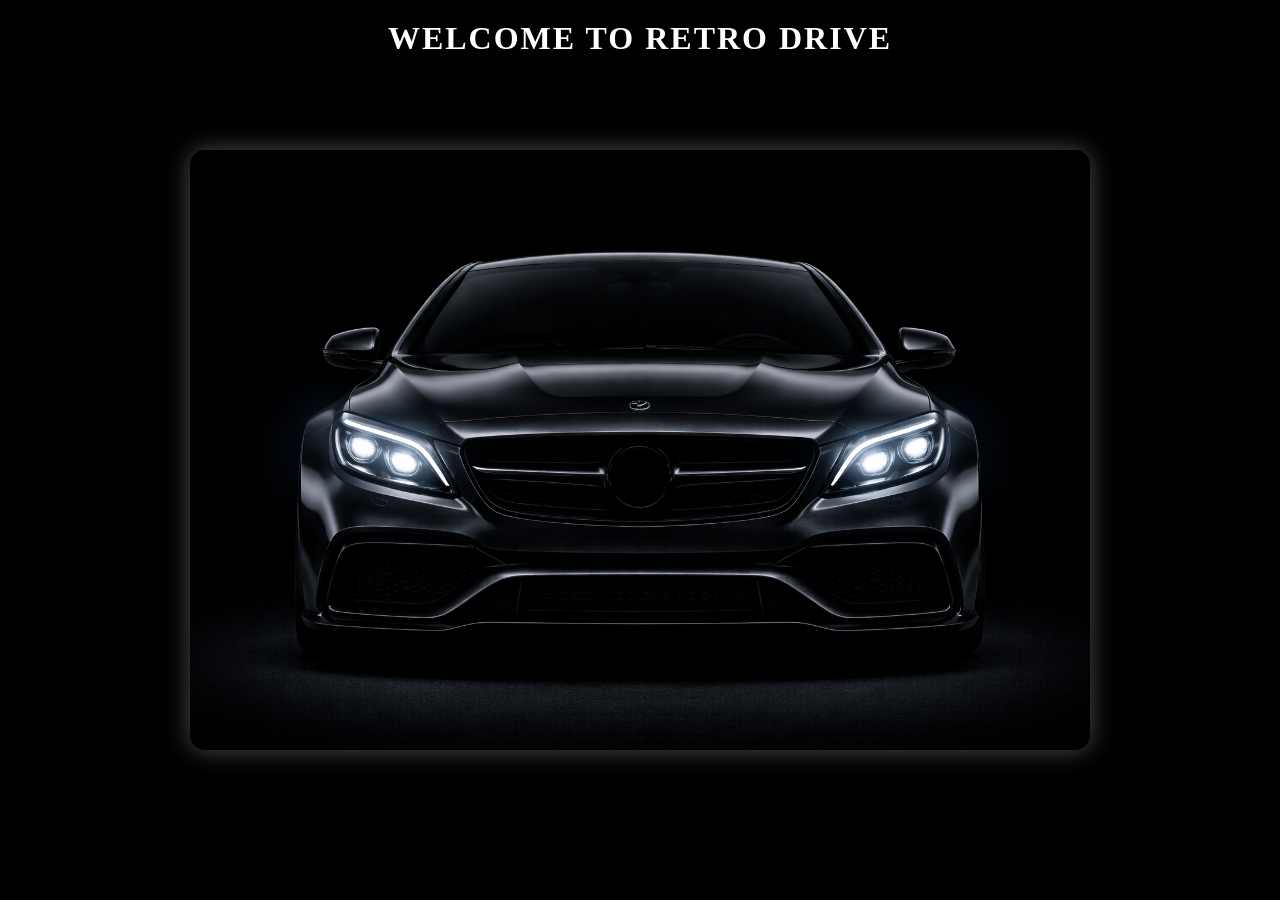
<file: index.html>
<!DOCTYPE html>
<html>
<head>
<title>RetroDrive</title>

<style>

body{
margin:0;
background:black;
font-family:Arial;
color:white;
transition:0.4s;
}

body.light{
background:white;
color:black;
}

body.light #image-container{
background:white;
}

body.light #login-container{
background:#f3f3f3;
color:black;
}

body.light button{
background:black;
color:white;
}



#theme-btn{
position:fixed;
top:20px;
right:20px;
padding:8px 14px;
border:none;
border-radius:6px;
cursor:pointer;
}



#error{
color:red;
font-size:14px;
margin-top:10px;
}
#image-container h1{
font-family:'Times New Roman', Times, serif;
position:absolute;
top:20px;
left:0;
width:100%;
text-align:center;
}


#image-container{
position:absolute;
top:0;
left:0;
width:100%;
height:100vh;
display:flex;
justify-content:center;
align-items:center;
transition:opacity 1.5s ease;
background:black;
}

#image-container img{
width:100%;
max-width:900px;
border-radius:15px;
box-shadow:0 0 25px rgba(255,255,255,0.3);
}


#login-container{
font-family: Arial, Helvetica, sans-serif;
position:absolute;
top:50%;
left:50%;
transform:translate(-50%,-50%);
opacity:0;
background:white;
color:black;
padding:40px;
border-radius:12px;
text-align:center;
transition:opacity 1.5s ease;
pointer-events:none;
width:300px;
}

#login-container.show{
opacity:1;
pointer-events:auto;
}

h1{
margin-top:0;
letter-spacing:2px;
}

p{
color:gray;
font-size:14px;
margin-bottom:20px;
}

input, select{
padding:10px;
width:90%;
margin:5px;
border-radius:5px;
border:1px solid gray;
}

button{
padding:10px 20px;
background:black;
color:white;
border:none;
border-radius:5px;
cursor:pointer;
margin-top:10px;
}

button:hover{
background:#333;
}

</style>
</head>

<body>

<button id="theme-btn" onclick="changeTheme()">Toggle Theme</button>

<div id="image-container">
<h1>WELCOME TO RETRO DRIVE</h1>
<img src="car.png" alt="car">
</div>

<div id="login-container">

<h1>Welcome to RetroDrive</h1>
<p>Enter the world of speed and precision</p>

<input id="username" type="text" placeholder="Username">
<input id="email" type="email" placeholder="Email Address">
<input id="password" type="password" placeholder="Password">
<input id="confirm" type="password" placeholder="Confirm Password">

<select id="brand">
<option value="">Select Favorite Car Brand</option>
<option>BMW</option>
<option>Audi</option>
<option>Porsche</option>
<option>Ferrari</option>
<option>Lamborghini</option>
</select>

<br>

<button onclick="validateForm()">Enter Garage</button>

<div id="error"></div>

</div>

<script>



var imageContainer = document.getElementById("image-container");
var login = document.getElementById("login-container");

setTimeout(function(){

imageContainer.style.opacity="0";

setTimeout(function(){

imageContainer.style.display="none";
login.classList.add("show");

},1500);

},3000);


function changeTheme(){
document.body.classList.toggle("light");
}

function validateForm(){

var username=document.getElementById("username").value;
var email=document.getElementById("email").value;
var password=document.getElementById("password").value;
var confirm=document.getElementById("confirm").value;
var brand=document.getElementById("brand").value;
var error=document.getElementById("error");

error.innerHTML="";

try{

if(username==="")
throw "Username cannot be empty";

if(email==="")
throw "Email is required";

if(!email.includes("@"))
throw "Invalid email format";

if(password.length<6)
throw "Password must be at least 6 characters";

if(password!==confirm)
throw "Passwords do not match";

if(brand==="")
throw "Please select a car brand";

window.location.href="carshowroom.html";

}

catch(e){

error.innerHTML=e;

}

}

</script>

</body>
</html>
</file>
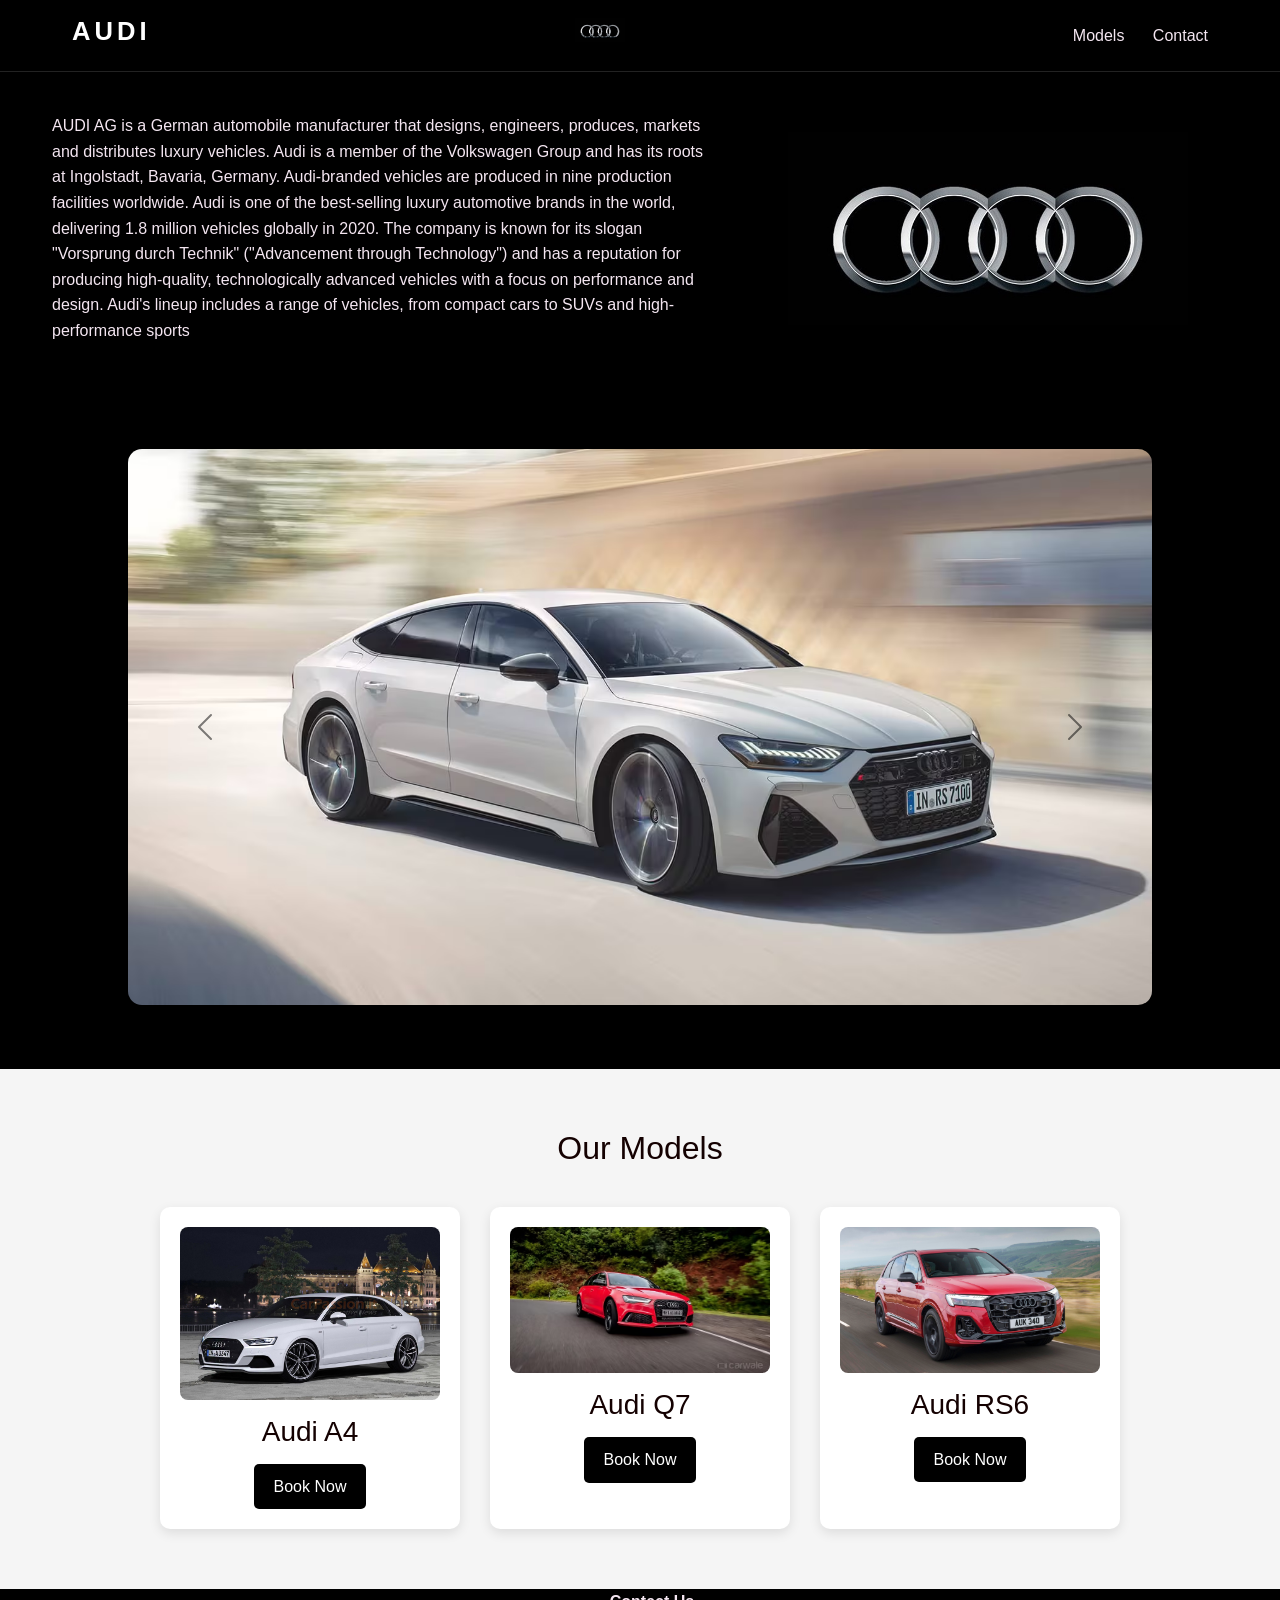
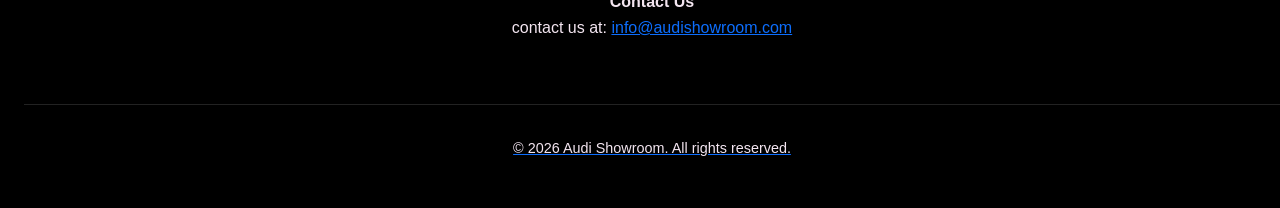
<file: audi.html>
<!DOCTYPE html>
<html lang="en">
<head>
<link href="https://cdn.jsdelivr.net/npm/bootstrap@5.3.8/dist/css/bootstrap.min.css" rel="stylesheet" integrity="sha384-sRIl4kxILFvY47J16cr9ZwB07vP4J8+LH7qKQnuqkuIAvNWLzeN8tE5YBujZqJLB" crossorigin="anonymous">

<meta charset="UTF-8">
<meta name="viewport" content="width=device-width, initial-scale=1.0">
<title>audi Showroom</title>

<link href="https://cdn.jsdelivr.net/npm/bootstrap@5.3.3/dist/css/bootstrap.min.css" rel="stylesheet">

<style>

img{
width:60px;
height:auto;
}

*{
margin:0;
padding:0;
box-sizing:border-box;
}

body{
font-family:"Segoe UI",Arial,sans-serif;
background-color:#000;
color:#140101;
line-height:1.6;
}

header{
background:rgba(0,0,0,0.95);
position:sticky;
top:0;
z-index:1000;
border-bottom:1px solid #222;
}

nav{
max-width:1200px;
margin:auto;
padding:1rem 2rem;
display:flex;
justify-content:space-between;
align-items:center;
}

nav h1{
letter-spacing:4px;
font-size:1.6rem;
font-weight:600;
color:white;
}

nav a{
color:#f4e6f1;
text-decoration:none;
margin-left:1.5rem;
position:relative;
}

nav a::after{
content:"";
position:absolute;
width:0;
height:2px;
background:#dc0000;
left:0;
bottom:-5px;
transition:0.3s;
}

nav a:hover::after{
width:100%;
}
.hero{
padding:4rem 0;
width:80%;
margin:auto;
height:auto;
}
.carousel-inner img{
border-radius:14px;
width:85%;
margin:auto;
}
.carousel-control-prev-icon,
.carousel-control-next-icon{
filter:invert(1);
}
.models{
padding:60px 40px;
background:#f5f5f5;
text-align:center;
}
.models h2{
margin-bottom:40px;
font-size:32px;
}
.model-flex{
display:flex;
justify-content:center;
gap:30px;
flex-wrap:wrap;
}
.model-card{
background:white;
width:300px;
padding:20px;
border-radius:10px;
box-shadow:0 4px 12px rgba(0,0,0,0.1);
transition:transform 0.3s ease;
}
.model-card:hover{
transform:translateY(-8px);
}
.model-card img{
width:100%;
border-radius:8px;
}
.model-card h3{
margin:15px 0;
}
.model-card button{
padding:10px 20px;
background:#000;
color:white;
border:none;
cursor:pointer;
border-radius:5px;
}
.model-card button:hover{
background:#333;
}
footer{
background:#000;
border-top:1px solid #222;
color:#aaa;
text-align:center;
padding:2rem 1rem;
font-size:0.9rem;
margin-top:4rem;
}
.brand-logo{
width:50px;
height:auto;
margin:0 auto 10px;
display:block;
}
.booking-form{
position:fixed;
top:50%;
left:50%;
transform:translate(-50%,-50%);
background:white;
color:black;
padding:25px;
border-radius:10px;
width:300px;
display:none;
z-index:2000;
}
.info{
padding:20px;
color:#f4e6f1;
width:60%;
margin: 0px;
text-align: right auto ;

}
.logo{
width: 400px;
height: auto;
text-align: right;
margin: 60px;
}
.ta{
width: 95%;
margin: auto;
background-color: #000;
color: #f4e6f1;
}
#contact{
color:#f4e6f1;
text-decoration:none;
margin-left:1.5rem;
text-align: center;
}
</style>
</head>
<body>
<header>
<nav>
<h1>AUDI</h1>
<img src="audi.jpg" alt="Audi Logo" class="brand-logo">
<div>
<a href="#models">Models</a>
<a href="#contact">Contact</a>
</div>
</nav>
</header>
<table class="ta">
    <tr>
        <td class="info">
            AUDI AG is a German automobile manufacturer that designs, engineers, produces, markets and distributes luxury vehicles. Audi is a member of the Volkswagen Group and has its roots at Ingolstadt, Bavaria, Germany. Audi-branded vehicles are produced in nine production facilities worldwide.
            Audi is one of the best-selling luxury automotive brands in the world, delivering 1.8 million vehicles globally in 2020. The company is known for its slogan "Vorsprung durch Technik" ("Advancement through Technology") and has a reputation for producing high-quality, technologically advanced vehicles with a focus on performance and design.
            Audi's lineup includes a range of vehicles, from compact cars to SUVs and high-performance sports
        </td>
        <td class="logo">
            <img src="audi.jpg" alt="Audi RS6" class="logo">
        </td>
    </tr>
</table>
<section class="hero">
<div id="carouselExampleInterval" class="carousel slide" data-bs-ride="carousel">
<div class="carousel-inner">
<div class="carousel-item active" data-bs-interval="300">
<img src="a1.avif" class="d-block w-100">
</div>
<div class="carousel-item" data-bs-interval="300">
<img src="a2.avif" class="d-block w-100">
</div>
<div class="carousel-item" data-bs-interval="300">
<img src="a3.jpg" class="d-block w-100">
</div>
<div class="carousel-item" data-bs-interval="300">
<img src="a4.jpg" class="d-block w-100">
</div>
<div class="carousel-item" data-bs-interval="300">
<img src="a5.jpg" class="d-block w-100">
</div>
<div class="carousel-item" data-bs-interval="300">
<img src="a6.jpg" class="d-block w-100">
</div>
</div>
<button class="carousel-control-prev" type="button" data-bs-target="#carouselExampleInterval" data-bs-slide="prev">
<span class="carousel-control-prev-icon"></span>
</button>
<button class="carousel-control-next" type="button" data-bs-target="#carouselExampleInterval" data-bs-slide="next">
<span class="carousel-control-next-icon"></span>
</button>
</div>
</section>
<section class="models" id="models">
<h2>Our Models</h2>
<div class="model-flex">
<div class="model-card">
<img src="audia4.jpg">
<h3>Audi A4</h3>
<button onclick="openForm()">Book Now</button>
</div>
<div class="model-card">
<img src="audirs6.avif">
<h3>Audi Q7</h3>
<button onclick="openForm()">Book Now</button>
</div>
<div class="model-card">
<img src="audiq7.jpg">
<h3>Audi RS6</h3>
<button onclick="openForm()">Book Now</button>
</div>
</div>
</section>
<div class="booking-form" id="formBox">
<h4>Book Your Audi</h4>
<form onsubmit="return validateForm()">
<div class="mb-2">
<input type="text" id="name" class="form-control" placeholder="Enter Name">
</div>
<div class="mb-2">
<input type="text" id="email" class="form-control" placeholder="Enter Email">
</div>
<div class="mb-2">
<input type="text" id="phone" class="form-control" placeholder="Enter Phone">
</div>
<button class="btn btn-dark w-100" type="submit">Submit</button>
<br><br>
<button type="button" class="btn btn-secondary w-100" onclick="closeForm()">Close</button>
</form>

</div>
<p id="contact">
    <b>Contact Us</b>
    <br>
    contact us at: <a href="mailto:info@audishowroom.com">info@audishowroom.com
</p>
<footer id="contact">
<p>&copy; 2026 Audi Showroom. All rights reserved.</p>
</footer>
<script src="https://cdn.jsdelivr.net/npm/bootstrap@5.3.8/dist/js/bootstrap.bundle.min.js" integrity="sha384-FKyoEForCGlyvwx9Hj09JcYn3nv7wiPVlz7YYwJrWVcXK/BmnVDxM+D2scQbITxI" crossorigin="anonymous"></script>
<script>
function openForm(){
document.getElementById("formBox").style.display="block";
}
function closeForm(){
document.getElementById("formBox").style.display="none";
}
function validateForm(){
var name=document.getElementById("name").value;
var email=document.getElementById("email").value;
var phone=document.getElementById("phone").value;
if(name==""){
alert("Enter your name");
return false;
}
if(email==""){
alert("Enter your email");
return false;
}
if(phone==""){
alert("Enter phone number");
return false;
}
if(phone.length!=10){
alert("Phone number must be 10 digits");
return false;
}
alert("Booking Successful");
closeForm();
return false;
}
</script>
</body>
</html>
</file>
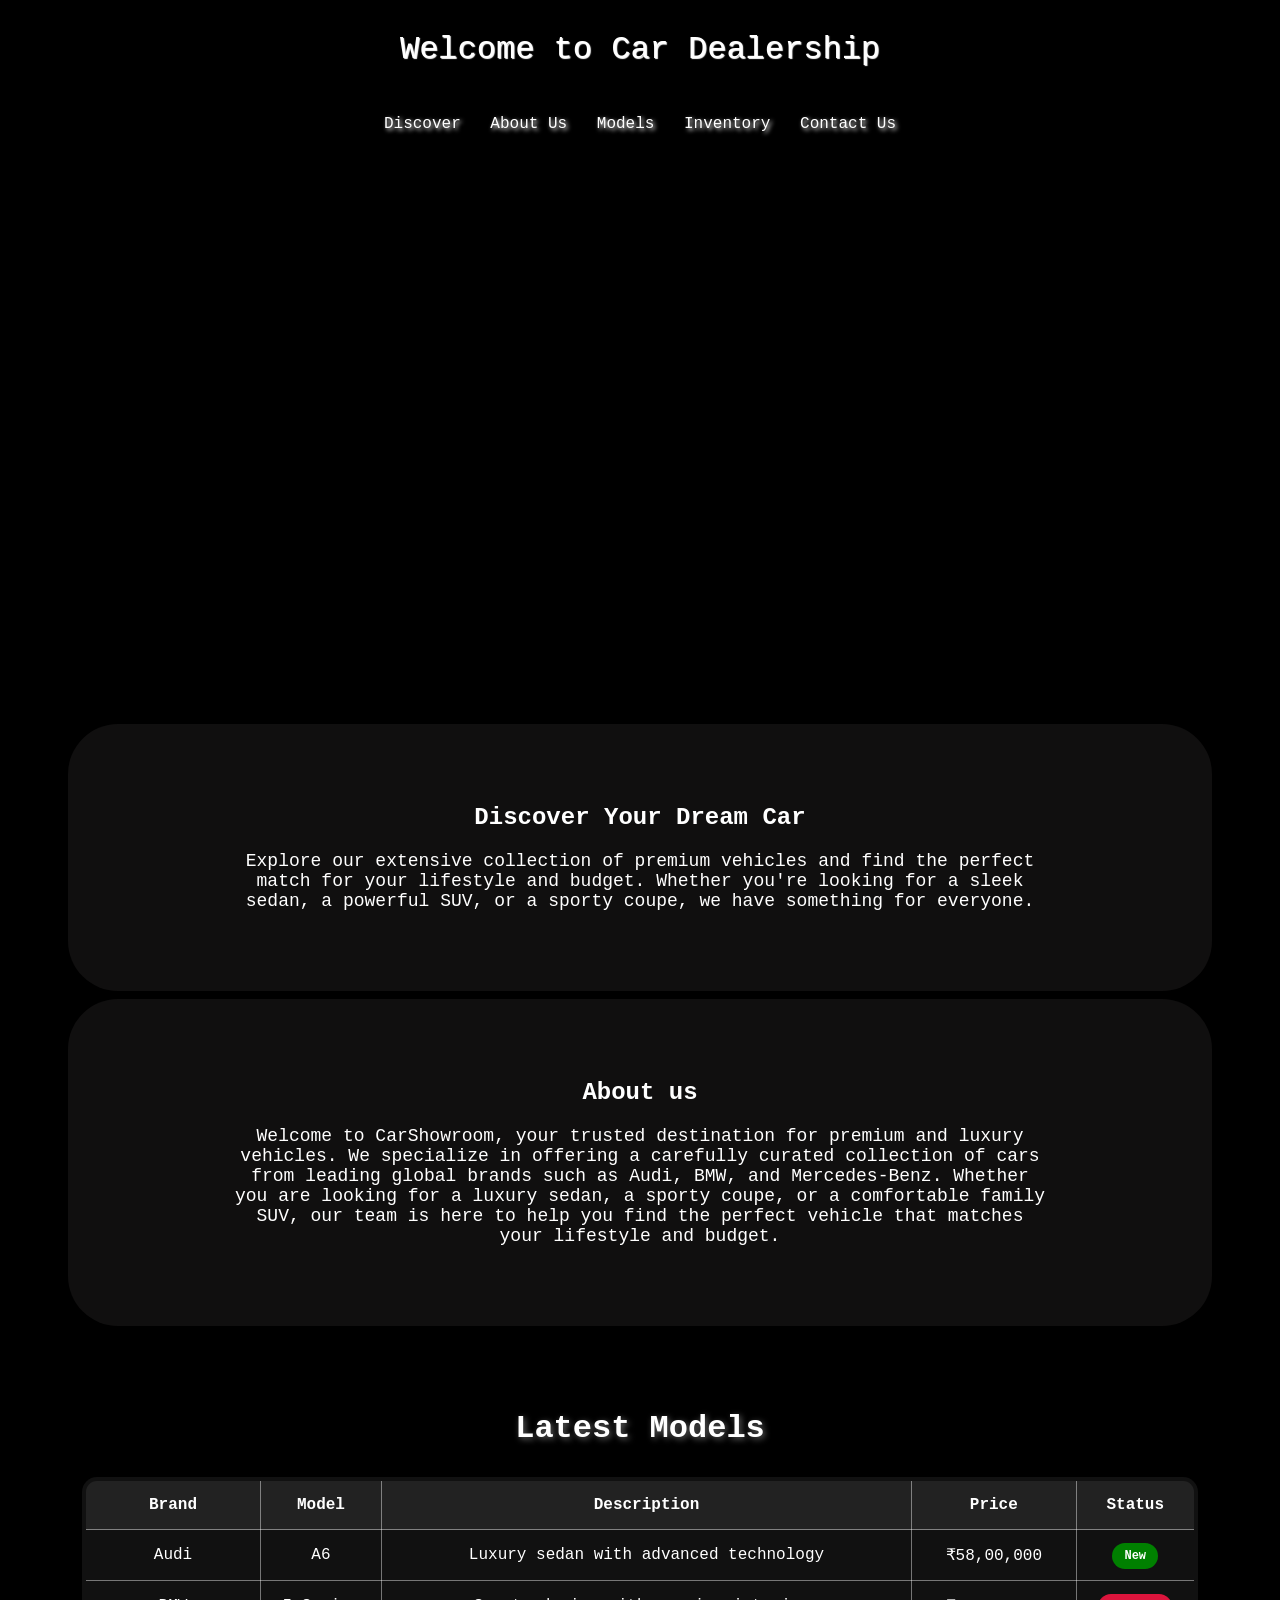
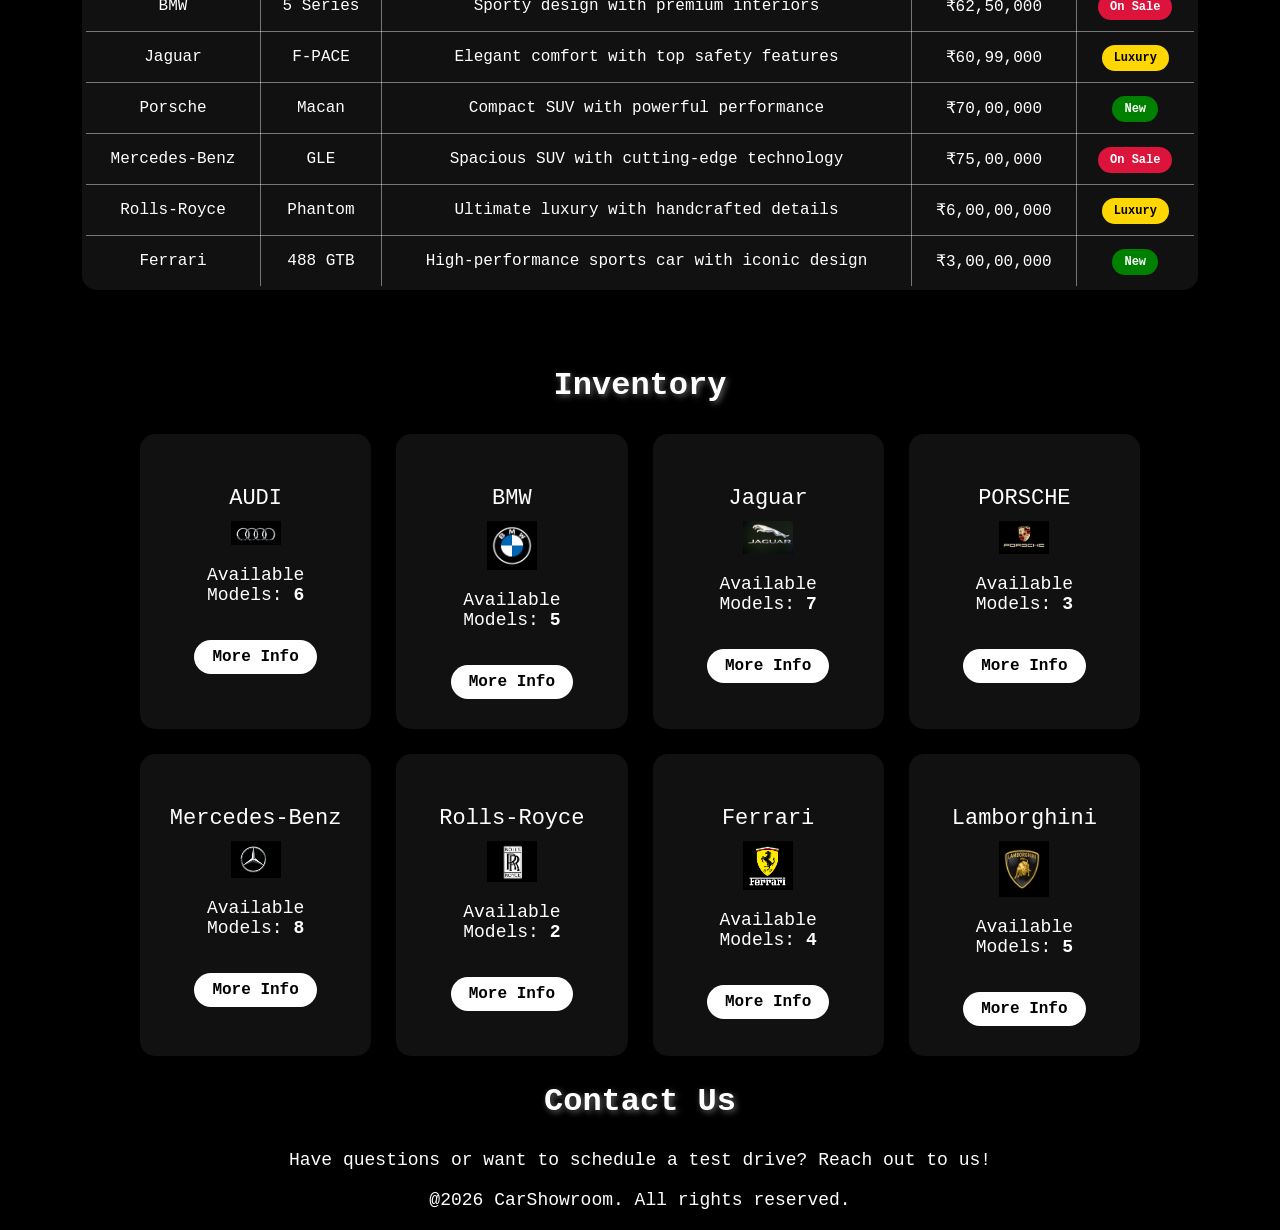
<file: carshowroom.html>
<!DOCTYPE html>
<html lang="en">
   
<head>
    <meta charset="UTF-8">
    <meta name="viewport" content="width=device-width, initial-scale=1.0">
    <title>Car Showroom</title>
    <link rel="stylesheet" href="stylee.css">
    <link href="https://fonts.googleapis.com/css2?family=Playwrite+AT:wght@300;400;600;700&display=swap" rel="stylesheet">

    
</head>
<body>
    <header>
        <h1>Welcome to Car Dealership</h1>
        <nav>
            <a href="#home" class="ho">Discover</a>
            <a href="#about" class="ho">About Us</a>
            <a href="#models" class="ho">Models</a>
            <a href="#inventory" class="ho">Inventory</a>
            <a href="#contact" class="ho">Contact Us</a>

        
    </nav>
        </header>
         <video autoplay muted loop id="background-video" class="bv">
            <source src="1aacb21b5ffe57f22f6a097542657da6_720w.mp4" type="video/mp4">
        </video>
                <section id="home" class="home-section">
        <h2>Discover Your Dream Car</h2>
        <p>Explore our extensive collection of premium vehicles and find the perfect match for your lifestyle and budget. Whether you're looking for a sleek sedan, a powerful SUV, or a sporty coupe, we have something for everyone.</p>
    </section>

        <section id="about" class="about-section">

        <h2>About us</h2>
<p>
     Welcome to CarShowroom, your trusted destination for premium and luxury vehicles. 
        We specialize in offering a carefully curated collection of cars from leading global brands 
        such as Audi, BMW, and Mercedes-Benz.
        
 Whether you are looking for a luxury sedan, a sporty coupe, or a comfortable family SUV, 
        our team is here to help you find the perfect vehicle that matches your lifestyle and budget.
</p>
    </section>

    <section class="car-table-section" id="models">
    <h2 class="section-title">Latest Models</h2>

    <table class="car-table">
        <thead>
            <tr>
                <th>Brand</th>
                <th>Model</th>
                <th>Description</th>
                <th>Price</th>
                <th>Status</th>
            </tr>
        </thead>

        <tbody>
            <tr>
                <td>Audi</td>
                <td>A6</td>
                <td>Luxury sedan with advanced technology</td>
                <td>₹58,00,000</td>
                <td><span class="badge new">New</span></td>
            </tr>

            <tr class="sale-row">
                <td>BMW</td>
                <td>5 Series</td>
                <td>Sporty design with premium interiors</td>
                <td>
            ₹62,50,000
                </td>
                <td><span class="badge sale">On Sale</span></td>
            </tr>

            <tr>
                <td>Jaguar</td>
                <td>F-PACE</td>
                <td>Elegant comfort with top safety features</td>
                <td>₹60,99,000</td>
                <td><span class="badge luxury">Luxury</span></td>
            </tr>
                <tr>
                    <td>Porsche</td>
                    <td>Macan</td>
                    <td>Compact SUV with powerful performance</td>
                    <td>₹70,00,000</td>
                    <td><span class="badge new">New</span></td>
                </tr>
                <tr>    
                    <td>Mercedes-Benz</td>
                    <td>GLE</td>
                    <td>Spacious SUV with cutting-edge technology</td>
                    <td>₹75,00,000</td>
                    <td><span class="badge sale">On Sale</span></td>
                    </tr>   
                <tr>
                    <td>Rolls-Royce</td>
                    <td>Phantom</td>
                    <td>Ultimate luxury with handcrafted details</td>
                    <td>₹6,00,00,000</td>
                    <td><span class="badge luxury">Luxury</span></td>
                </tr>
                <tr>
                    <td>Ferrari</td>
                    <td>488 GTB</td>
                    <td>High-performance sports car with iconic design</td>
                    <td>₹3,00,00,000</td>
                    <td><span class="badge new">New</span></td>
                </tr>   
        </tbody>
    </table>
</section>
<section id="inventory" class="inventory-section">
    <h2 class="section-title">Inventory</h2>

    <div class="brand-grid">

        <div class="brand-box">
            <h3>AUDI</h3>
            <img src="audi.jpg" alt="Audi Logo" class="brand-logo">
            <p>Available Models: <strong>6</strong></p>
            <a href="audi.html" class="brand-btn">More Info</a>
        </div>

        <div class="brand-box">
            <h3>BMW</h3>
            <img src="bmw.png" alt="BMW Logo" class="brand-logo">
            <p>Available Models: <strong>5</strong></p>
            <a href="bmw.html" class="brand-btn">More Info</a>
        </div>

        <div class="brand-box">
            <h3>Jaguar</h3>
            <img src="jaguar.jpg" alt="Jaguar Logo" class="brand-logo">
            <p>Available Models: <strong>7</strong></p>
            <a href="jaguar.html" class="brand-btn">More Info</a>
        </div>

        <div class="brand-box">
            <h3>PORSCHE</h3>
            <img src="porsche.jpg" alt="Porsche Logo" class="brand-logo">
            <p>Available Models: <b>3</b></p>
            <a href="porsche.html" class="brand-btn">More Info</a>
        </div>
<div class="brand-box">
            <h3>Mercedes-Benz</h3>
            <img src="benz.jpg" alt="Mercedes-Benz Logo" class="brand-logo">
            <p>Available Models: <b>8</b></p>
            <a href="mercedes.html" class="brand-btn">More Info</a>
        </div>
        <div class="brand-box">
            <h3>Rolls-Royce</h3>
            <img src="rr.png" alt="Rolls-Royce Logo" class="brand-logo">
            <p>Available Models: <b>2</b></p>
            <a href="rollsroyce.html" class="brand-btn">More Info</a>
            </div>
            <div class="brand-box">
            <h3>Ferrari</h3>
            <img src="f.png" alt="Ferrari Logo" class="brand-logo">
            <p>Available Models: <b>4</b></p>
            <a href="ferrari.html" class="brand-btn">More Info</a>
                    </div>
            <div class="brand-box">
                <h3>Lamborghini</h3>
                <img src="l.jpg" alt="Lamborgini Logo" class="brand-logo">
                <p>Available Models: <b>5</b></p>
                <a href="lambo.html" class="brand-btn">More Info</a>
            </div>
    </div>
</section>
<section id="contact" class="contact-section">
    <h2 class="section-title">Contact Us</h2>
    <p>Have questions or want to schedule a test drive? Reach out to us!</p>
</section>
<footer>
    <p> @2026 CarShowroom. All rights reserved.</p>
</footer>
<script>
    document.querySelectorAll("nav a").forEach(function(link){
link.addEventListener("click", function(e){

var target = this.getAttribute("href");

if(target.startsWith("#")){
e.preventDefault();

var section = document.querySelector(target);

section.scrollIntoView({
behavior: "smooth"
});
}
});
});


var buttons = document.querySelectorAll("button");

buttons.forEach(function(btn){

btn.addEventListener("click", function(){

var carName = this.parentElement.querySelector("h3").innerText;

alert("Booking request sent for " + carName);

});

});



var numbers = document.querySelectorAll(".brand-box strong, .brand-box b");

numbers.forEach(function(num){

var target = parseInt(num.innerText);
var count = 0;

var interval = setInterval(function(){

count++;
num.innerText = count;

if(count >= target){
clearInterval(interval);
}

},100);

});


    
</script>
         
</body>
</html>
</file>
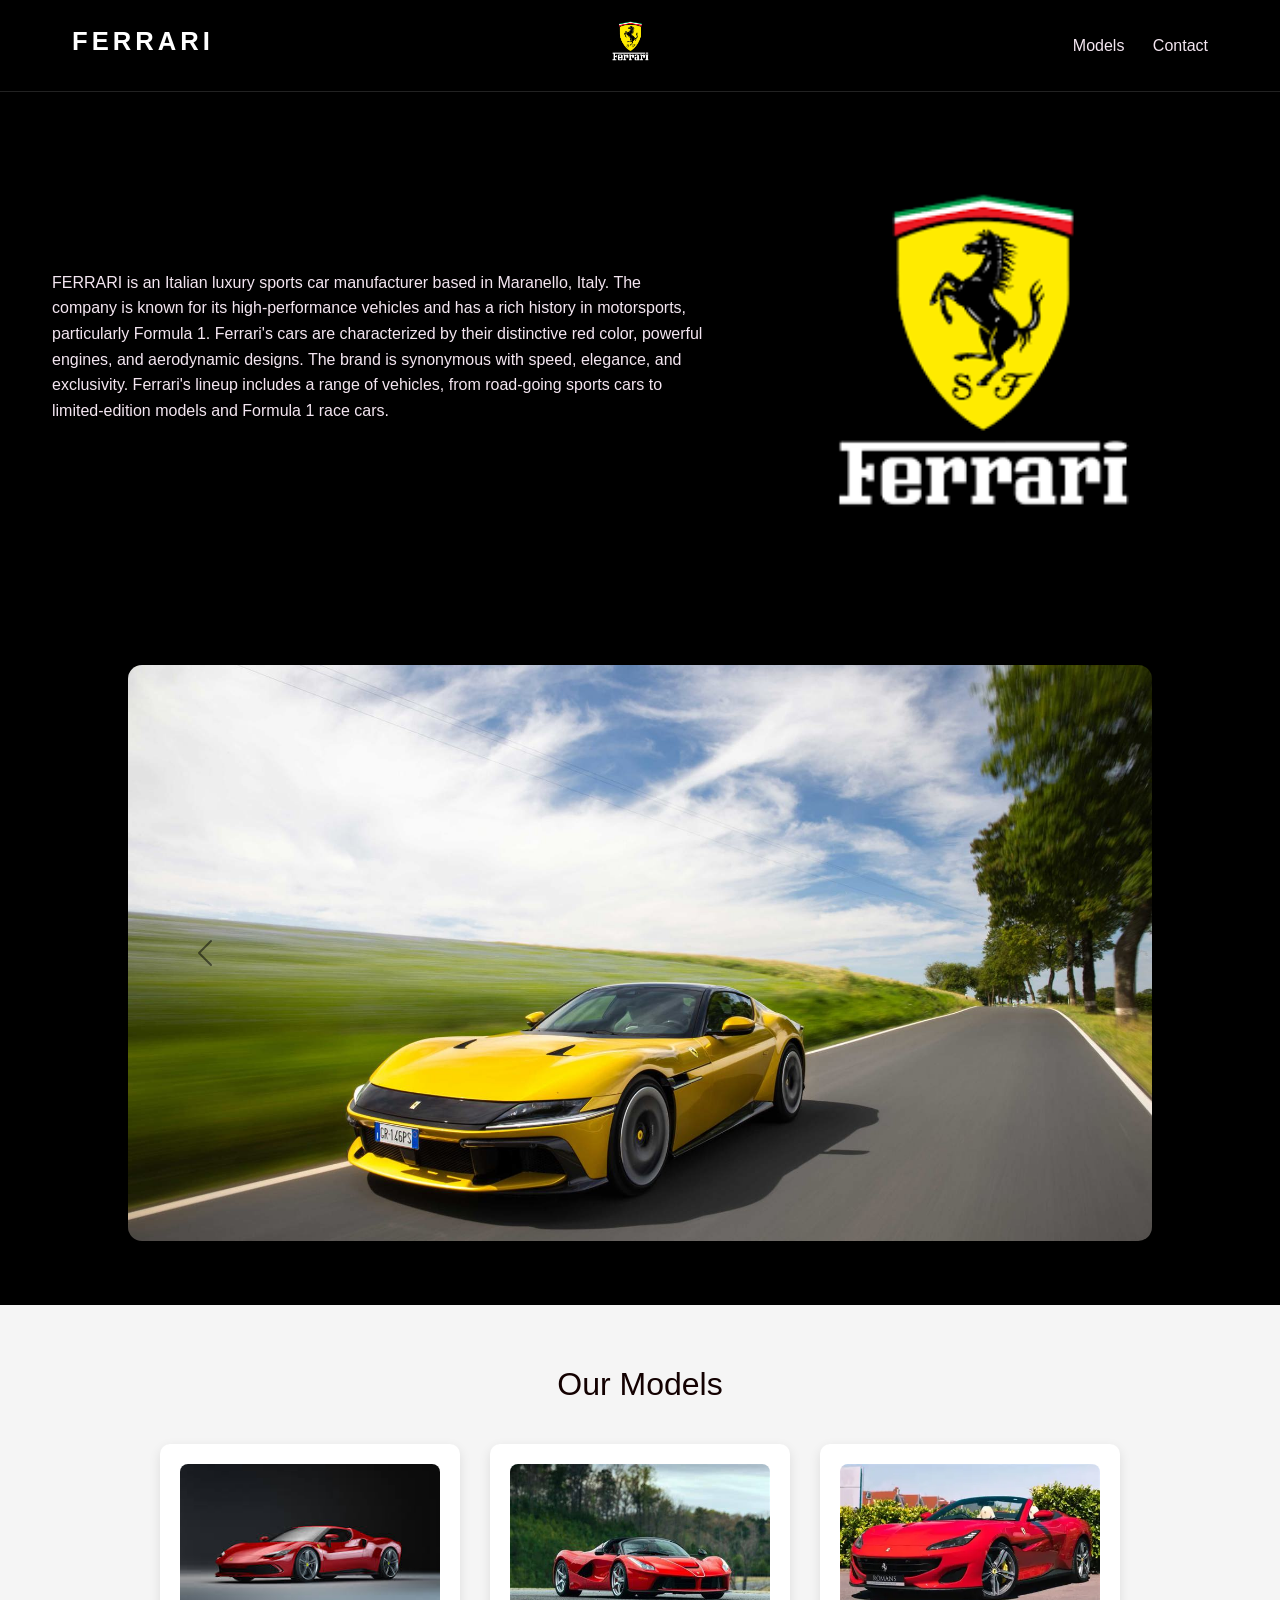
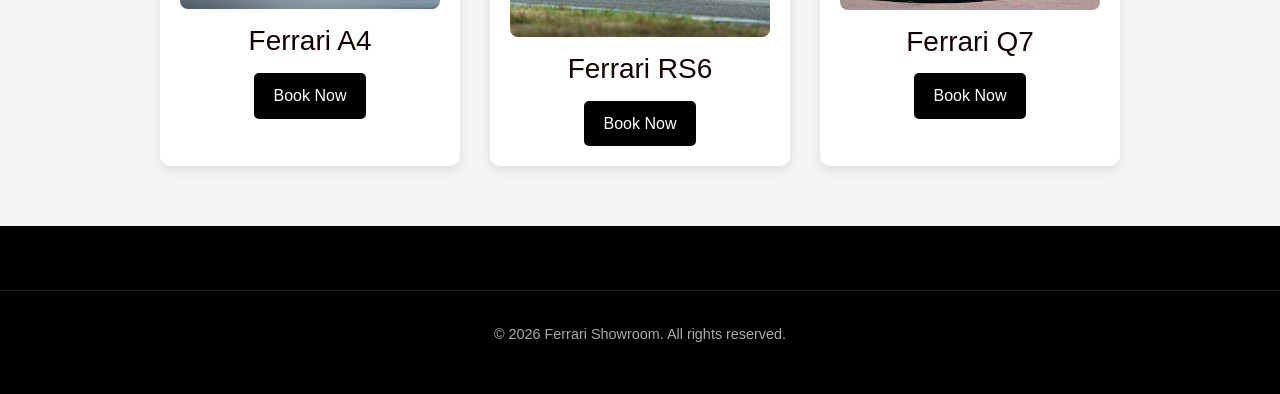
<file: ferrari.html>
<!DOCTYPE html>
<html lang="en">
<head>
<link href="https://cdn.jsdelivr.net/npm/bootstrap@5.3.8/dist/css/bootstrap.min.css" rel="stylesheet" integrity="sha384-sRIl4kxILFvY47J16cr9ZwB07vP4J8+LH7qKQnuqkuIAvNWLzeN8tE5YBujZqJLB" crossorigin="anonymous">
<meta charset="UTF-8">
<meta name="viewport" content="width=device-width, initial-scale=1.0">
<title>Ferrari Showroom</title>
<link href="https://cdn.jsdelivr.net/npm/bootstrap@5.3.3/dist/css/bootstrap.min.css" rel="stylesheet">

<style>
img{
width:60px;
height:auto;
}

*{
margin:0;
padding:0;
box-sizing:border-box;
}

body{
font-family:"Segoe UI",Arial,sans-serif;
background-color:#000;
color:#130101;
line-height:1.6;
}

header{
background:rgba(0,0,0,0.95);
position:sticky;
top:0;
z-index:1000;
border-bottom:1px solid #222;
}

nav{
max-width:1200px;
margin:auto;
padding:1rem 2rem;
display:flex;
justify-content:space-between;
align-items:center;
}

nav h1{
letter-spacing:4px;
font-size:1.6rem;
font-weight:600;
color:white;
}

nav a{
color:#f4e6f1;
text-decoration:none;
margin-left:1.5rem;
position:relative;
}

nav a::after{
content:"";
position:absolute;
width:0;
height:2px;
background:#dc0000;
left:0;
bottom:-5px;
transition:0.3s;
}

nav a:hover::after{
width:100%;
}

.hero{
padding:4rem 0;
}

.carousel-inner img{
border-radius:14px;
width:85%;
margin:auto;
}

.carousel-control-prev-icon,
.carousel-control-next-icon{
filter:invert(1);
}

.models{
padding:60px 40px;
background:#f5f5f5;
text-align:center;
}

.models h2{
margin-bottom:40px;
font-size:32px;
}

.model-flex{
display:flex;
justify-content:center;
gap:30px;
flex-wrap:wrap;
}

.model-card{
background:white;
width:300px;
padding:20px;
border-radius:10px;
box-shadow:0 4px 12px rgba(0,0,0,0.1);
transition:transform 0.3s ease;
}

.model-card:hover{
transform:translateY(-8px);
}

.model-card img{
width:100%;
border-radius:8px;
}

.model-card h3{
margin:15px 0;
}

.model-card button{
padding:10px 20px;
background:#000;
color:white;
border:none;
cursor:pointer;
border-radius:5px;
}

.model-card button:hover{
background:#333;
}

footer{
background:#000;
border-top:1px solid #222;
color:#aaa;
text-align:center;
padding:2rem 1rem;
font-size:0.9rem;
margin-top:4rem;
}

.hero{
width:80%;
margin:auto;
height:auto;
}

.brand-logo{
width:50px;
height:auto;
margin:0 auto 10px;
display:block;
}

.booking-form{
position:fixed;
top:50%;
left:50%;
transform:translate(-50%,-50%);
background:white;
color:black;
padding:25px;
border-radius:10px;
width:300px;
display:none;
z-index:2000;
}
.info{
padding:20px;
color:#f4e6f1;
width:60%;
margin: 0px;
text-align: right auto ;

}
.logo{
width: 400px;
height: auto;
text-align: right;
margin: 60px;
}
.ta{
width: 95%;
margin: auto;
background-color: #000;
color: #f4e6f1;
}
</style>
</head>

<body>

<header>
<nav>
<h1>FERRARI</h1>
<img src="f.png" alt="Ferrari Logo" class="brand-logo">

<div>
<a href="#models">Models</a>
<a href="#contact">Contact</a>
</div>
</nav>
</header>
<table class="ta">
    <tr>
        <td class="info">
            FERRARI is an Italian luxury sports car manufacturer based in Maranello, Italy. The company is known for its high-performance vehicles and has a rich history in motorsports, particularly Formula 1. Ferrari's cars are characterized by their distinctive red color, powerful engines, and aerodynamic designs.
            The brand is synonymous with speed, elegance, and exclusivity. Ferrari's lineup includes a range of vehicles, from road-going sports cars to limited-edition models and Formula 1 race cars.
        </td>
        <td class="logo">
            <img src="f.png" alt="Ferrari Logo" class="logo">
        </td>
    </tr>
</table>

<section class="hero">
<div id="carouselExampleInterval" class="carousel slide" data-bs-ride="carousel">
<div class="carousel-inner">

<div class="carousel-item active" data-bs-interval="200">
<img src="f11.jpg" class="d-block w-100">
</div>

<div class="carousel-item" data-bs-interval="200">
<img src="f12.avif" class="d-block w-100">
</div>

<div class="carousel-item" data-bs-interval="200">
<img src="f13.jpg" class="d-block w-100">
</div>

<div class="carousel-item" data-bs-interval="200">
<img src="f14.jpg" class="d-block w-100">
</div>

<div class="carousel-item" data-bs-interval="200">
<img src="f15.jpg" class="d-block w-100">
</div>

<div class="carousel-item" data-bs-interval="200">
<img src="f16.jpg" class="d-block w-100">
</div>

</div>

<button class="carousel-control-prev" type="button" data-bs-target="#carouselExampleInterval" data-bs-slide="prev">
<span class="carousel-control-prev-icon"></span>
</button>

<button class="carousel-control-next" type="button" data-bs-target="#carouselExampleInterval" data-bs-slide="next">
<span class="carousel-control-next-icon"></span>
</button>

</div>
</section>

<section class="models" id="models">

<h2>Our Models</h2>

<div class="model-flex">

<div class="model-card">
<img src="f1.jpg">
<h3>Ferrari A4</h3>
<button onclick="openForm()">Book Now</button>
</div>

<div class="model-card">
<img src="f2.jpg">
<h3>Ferrari RS6</h3>
<button onclick="openForm()">Book Now</button>
</div>

<div class="model-card">
<img src="f3.webp">
<h3>Ferrari Q7</h3>
<button onclick="openForm()">Book Now</button>
</div>

</div>

</section>

<div class="booking-form" id="formBox">

<h4>Book Your Ferrari</h4>

<form onsubmit="return validateForm()">

<div class="mb-2">
<input type="text" id="name" class="form-control" placeholder="Enter Name">
</div>

<div class="mb-2">
<input type="text" id="email" class="form-control" placeholder="Enter Email">
</div>

<div class="mb-2">
<input type="text" id="phone" class="form-control" placeholder="Enter Phone">
</div>

<button class="btn btn-dark w-100" type="submit">Submit</button>

<br><br>

<button type="button" class="btn btn-secondary w-100" onclick="closeForm()">Close</button>

</form>

</div>

<footer id="contact">
<p>&copy; 2026 Ferrari Showroom. All rights reserved.</p>
</footer>

<script src="https://cdn.jsdelivr.net/npm/bootstrap@5.3.8/dist/js/bootstrap.bundle.min.js" integrity="sha384-FKyoEForCGlyvwx9Hj09JcYn3nv7wiPVlz7YYwJrWVcXK/BmnVDxM+D2scQbITxI" crossorigin="anonymous"></script>

<script>

function openForm(){
document.getElementById("formBox").style.display="block";
}

function closeForm(){
document.getElementById("formBox").style.display="none";
}

function validateForm(){

var name=document.getElementById("name").value;
var email=document.getElementById("email").value;
var phone=document.getElementById("phone").value;

if(name==""){
alert("Enter your name");
return false;
}

if(email==""){
alert("Enter your email");
return false;
}

if(phone==""){
alert("Enter phone number");
return false;
}

if(phone.length!=10){
alert("Phone number must be 10 digits");
return false;
}

alert("Booking Successful");
closeForm();
return false;

}

</script>

</body>
</html>
</file>
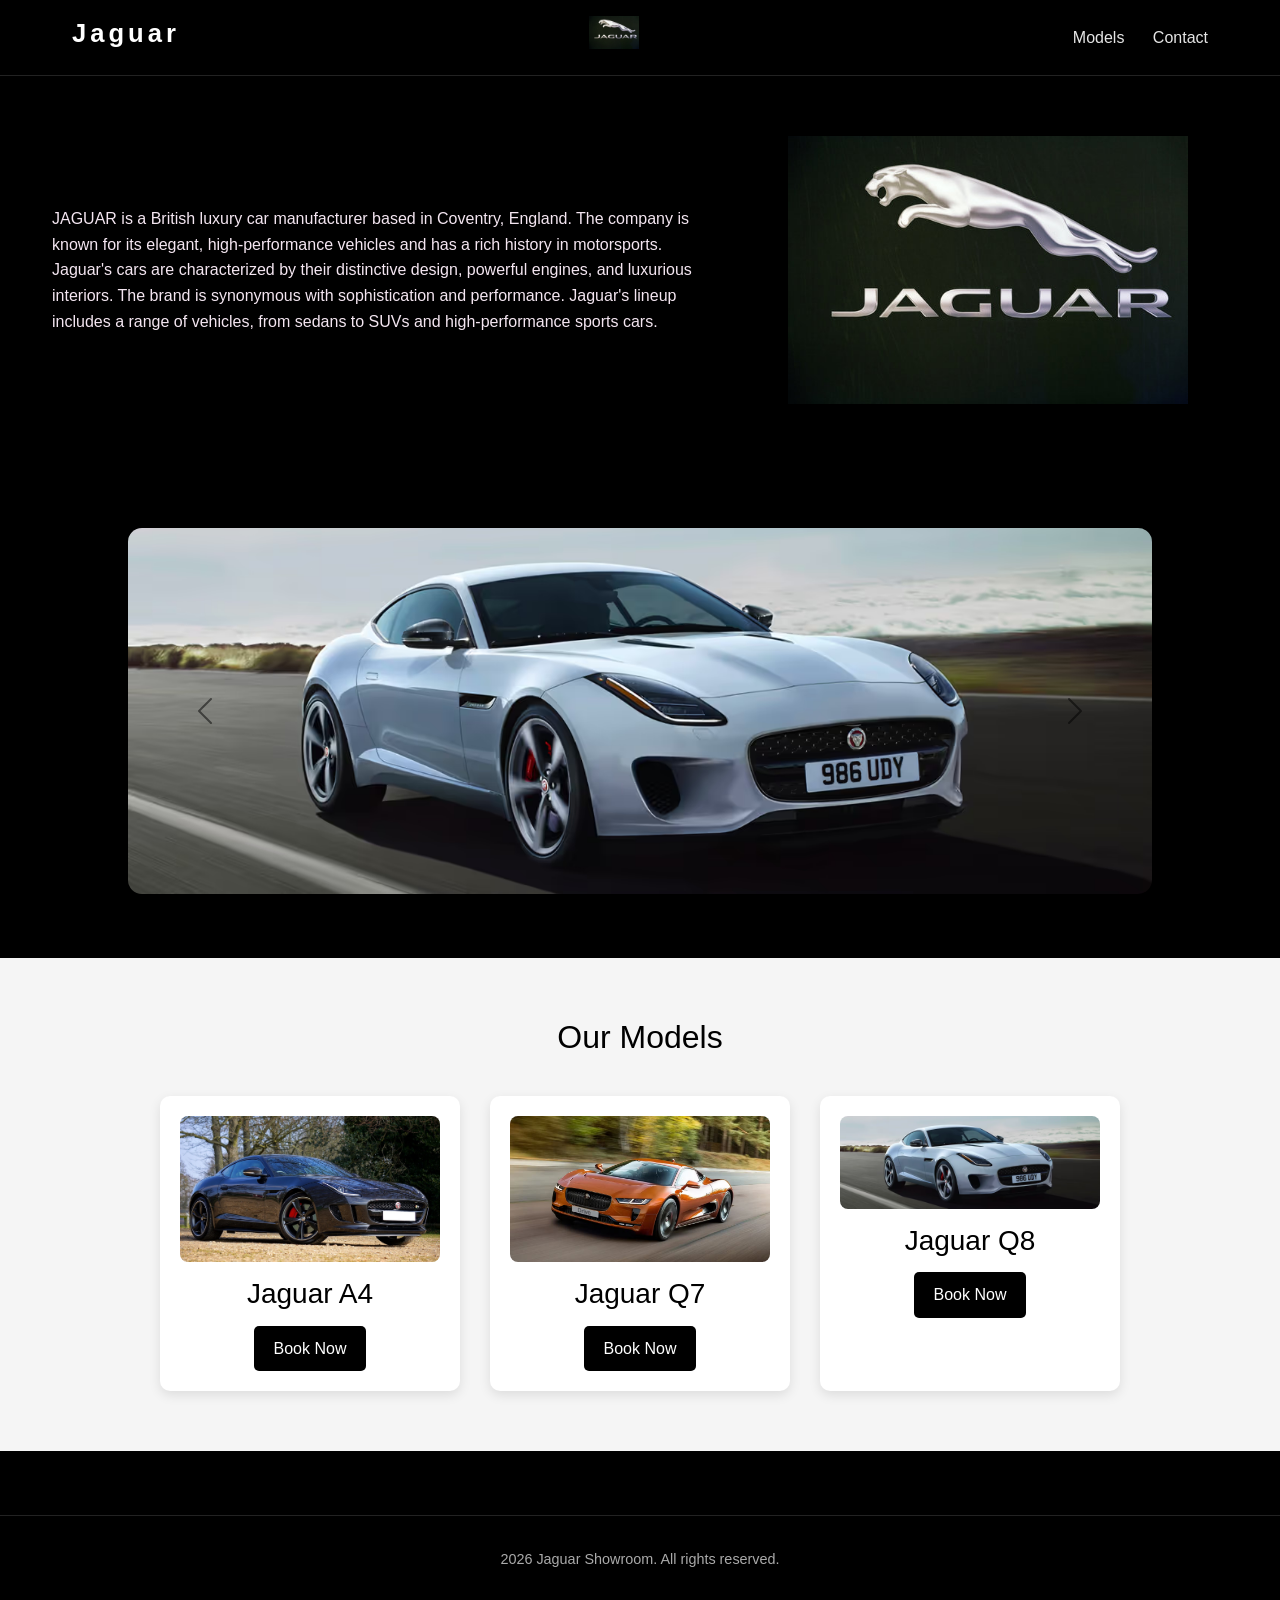
<file: jaguar.html>
<!DOCTYPE html>
<html lang="en">
<head>
<link href="https://cdn.jsdelivr.net/npm/bootstrap@5.3.8/dist/css/bootstrap.min.css" rel="stylesheet" integrity="sha384-sRIl4kxILFvY47J16cr9ZwB07vP4J8+LH7qKQnuqkuIAvNWLzeN8tE5YBujZqJLB" crossorigin="anonymous">

<meta charset="UTF-8">
<meta name="viewport" content="width=device-width, initial-scale=1.0">
<title>Jaguar Showroom</title>

<link href="https://cdn.jsdelivr.net/npm/bootstrap@5.3.3/dist/css/bootstrap.min.css" rel="stylesheet">

<style>

*{
margin:0;
padding:0;
box-sizing:border-box;
}

body{
font-family:"Segoe UI",Arial,sans-serif;
background-color:#000;
color:#e5e5e5;
line-height:1.6;
}

header{
background:rgba(0,0,0,0.95);
position:sticky;
top:0;
z-index:1000;
border-bottom:1px solid #222;
}

nav{
max-width:1200px;
margin:auto;
padding:1rem 2rem;
display:flex;
justify-content:space-between;
align-items:center;
}

nav h1{
letter-spacing:4px;
font-size:1.6rem;
font-weight:600;
color:white;
}

nav a{
color:#e5e5e5;
text-decoration:none;
margin-left:1.5rem;
position:relative;
}

nav a::after{
content:"";
position:absolute;
width:0;
height:2px;
background:#dc0000;
left:0;
bottom:-5px;
transition:0.3s;
}

nav a:hover::after{
width:100%;
}

.hero{
padding:4rem 0;
width:80%;
margin:auto;
height:auto;
}

.carousel-inner img{
border-radius:14px;
width:85%;
margin:auto;
}

.carousel-control-prev-icon,
.carousel-control-next-icon{
filter:invert(1);
}

.models{
padding:60px 40px;
background:#f5f5f5;
text-align:center;
color:#000;
}

.models h2{
margin-bottom:40px;
font-size:32px;
}

.model-flex{
display:flex;
justify-content:center;
gap:30px;
flex-wrap:wrap;
}

.model-card{
background:white;
width:300px;
padding:20px;
border-radius:10px;
box-shadow:0 4px 12px rgba(0,0,0,0.1);
transition:transform 0.3s ease;
}

.model-card:hover{
transform:translateY(-8px);
}

.model-card img{
width:100%;
border-radius:8px;
}

.model-card h3{
margin:15px 0;
}

.model-card button{
padding:10px 20px;
background:#000;
color:white;
border:none;
cursor:pointer;
border-radius:5px;
}

.model-card button:hover{
background:#333;
}

footer{
background:#000;
border-top:1px solid #222;
color:#aaa;
text-align:center;
padding:2rem 1rem;
font-size:0.9rem;
margin-top:4rem;
}

.brand-logo{
width:50px;
height:auto;
margin:0 auto 10px;
display:block;
}

.booking-form{
position:fixed;
top:50%;
left:50%;
transform:translate(-50%,-50%);
background:white;
color:black;
padding:25px;
border-radius:10px;
width:300px;
display:none;
z-index:2000;
}
.info{
padding:20px;
color:#f4e6f1;
width:60%;
margin: 0px;
text-align: right auto ;

}
.logo{
width: 400px;
height: auto;
text-align: right;
margin: 60px;
}
.ta{
width: 95%;
margin: auto;
background-color: #000;
color: #f4e6f1;
}

</style>
</head>

<body>

<header>
<nav>

<h1>Jaguar</h1>
<img src="jaguar.jpg" alt="Jaguar Logo" class="brand-logo">

<div>
<a href="#models">Models</a>
<a href="#contact">Contact</a>
</div>

</nav>
</header>
<table class="ta">
    <tr>
        <td class="info">
            JAGUAR is a British luxury car manufacturer based in Coventry, England. The company is known for its elegant, high-performance vehicles and has a rich history in motorsports. Jaguar's cars are characterized by their distinctive design, powerful engines, and luxurious interiors.
            The brand is synonymous with sophistication and performance. Jaguar's lineup includes a range of vehicles, from sedans to SUVs and high-performance sports cars.
        </td>
        <td class="logo">
            <img src="jaguar.jpg" alt="Jaguar Logo" class="logo">
        </td>
    </tr>
</table>

<section class="hero">

<div id="carouselExampleInterval" class="carousel slide" data-bs-ride="carousel">

<div class="carousel-inner">

<div class="carousel-item active" data-bs-interval="200">
<img src="jag1.webp" class="d-block w-100">
</div>

<div class="carousel-item" data-bs-interval="200">
<img src="jag2.avif" class="d-block w-100">
</div>

<div class="carousel-item" data-bs-interval="200">
<img src="jag3.avif" class="d-block w-100">
</div>

</div>

<button class="carousel-control-prev" type="button" data-bs-target="#carouselExampleInterval" data-bs-slide="prev">
<span class="carousel-control-prev-icon"></span>
</button>

<button class="carousel-control-next" type="button" data-bs-target="#carouselExampleInterval" data-bs-slide="next">
<span class="carousel-control-next-icon"></span>
</button>

</div>

</section>

<section class="models" id="models">

<h2>Our Models</h2>

<div class="model-flex">

<div class="model-card">
<img src="jag1.webp">
<h3>Jaguar A4</h3>
<button onclick="openForm()">Book Now</button>
</div>

<div class="model-card">
<img src="jag3.avif">
<h3>Jaguar Q7</h3>
<button onclick="openForm()">Book Now</button>
</div>

<div class="model-card">
<img src="jag2.avif">
<h3>Jaguar Q8</h3>
<button onclick="openForm()">Book Now</button>
</div>

</div>

</section>

<div class="booking-form" id="formBox">

<h4>Book Your Jaguar</h4>

<form onsubmit="return validateForm()">

<div class="mb-2">
<input type="text" id="name" class="form-control" placeholder="Enter Name">
</div>

<div class="mb-2">
<input type="text" id="email" class="form-control" placeholder="Enter Email">
</div>

<div class="mb-2">
<input type="text" id="phone" class="form-control" placeholder="Enter Phone">
</div>

<button class="btn btn-dark w-100" type="submit">Submit</button>

<br><br>

<button type="button" class="btn btn-secondary w-100" onclick="closeForm()">Close</button>

</form>

</div>

<footer id="contact">
<p>2026 Jaguar Showroom. All rights reserved.</p>
</footer>

<script src="https://cdn.jsdelivr.net/npm/bootstrap@5.3.8/dist/js/bootstrap.bundle.min.js" integrity="sha384-FKyoEForCGlyvwx9Hj09JcYn3nv7wiPVlz7YYwJrWVcXK/BmnVDxM+D2scQbITxI" crossorigin="anonymous"></script>

<script>

function openForm(){
document.getElementById("formBox").style.display="block";
}

function closeForm(){
document.getElementById("formBox").style.display="none";
}

function validateForm(){

var name=document.getElementById("name").value;
var email=document.getElementById("email").value;
var phone=document.getElementById("phone").value;

if(name==""){
alert("Enter your name");
return false;
}

if(email==""){
alert("Enter your email");
return false;
}

if(phone==""){
alert("Enter phone number");
return false;
}

if(phone.length!=10){
alert("Phone number must be 10 digits");
return false;
}

alert("Booking Successful");
closeForm();
return false;

}

</script>

</body>
</html>
</file>
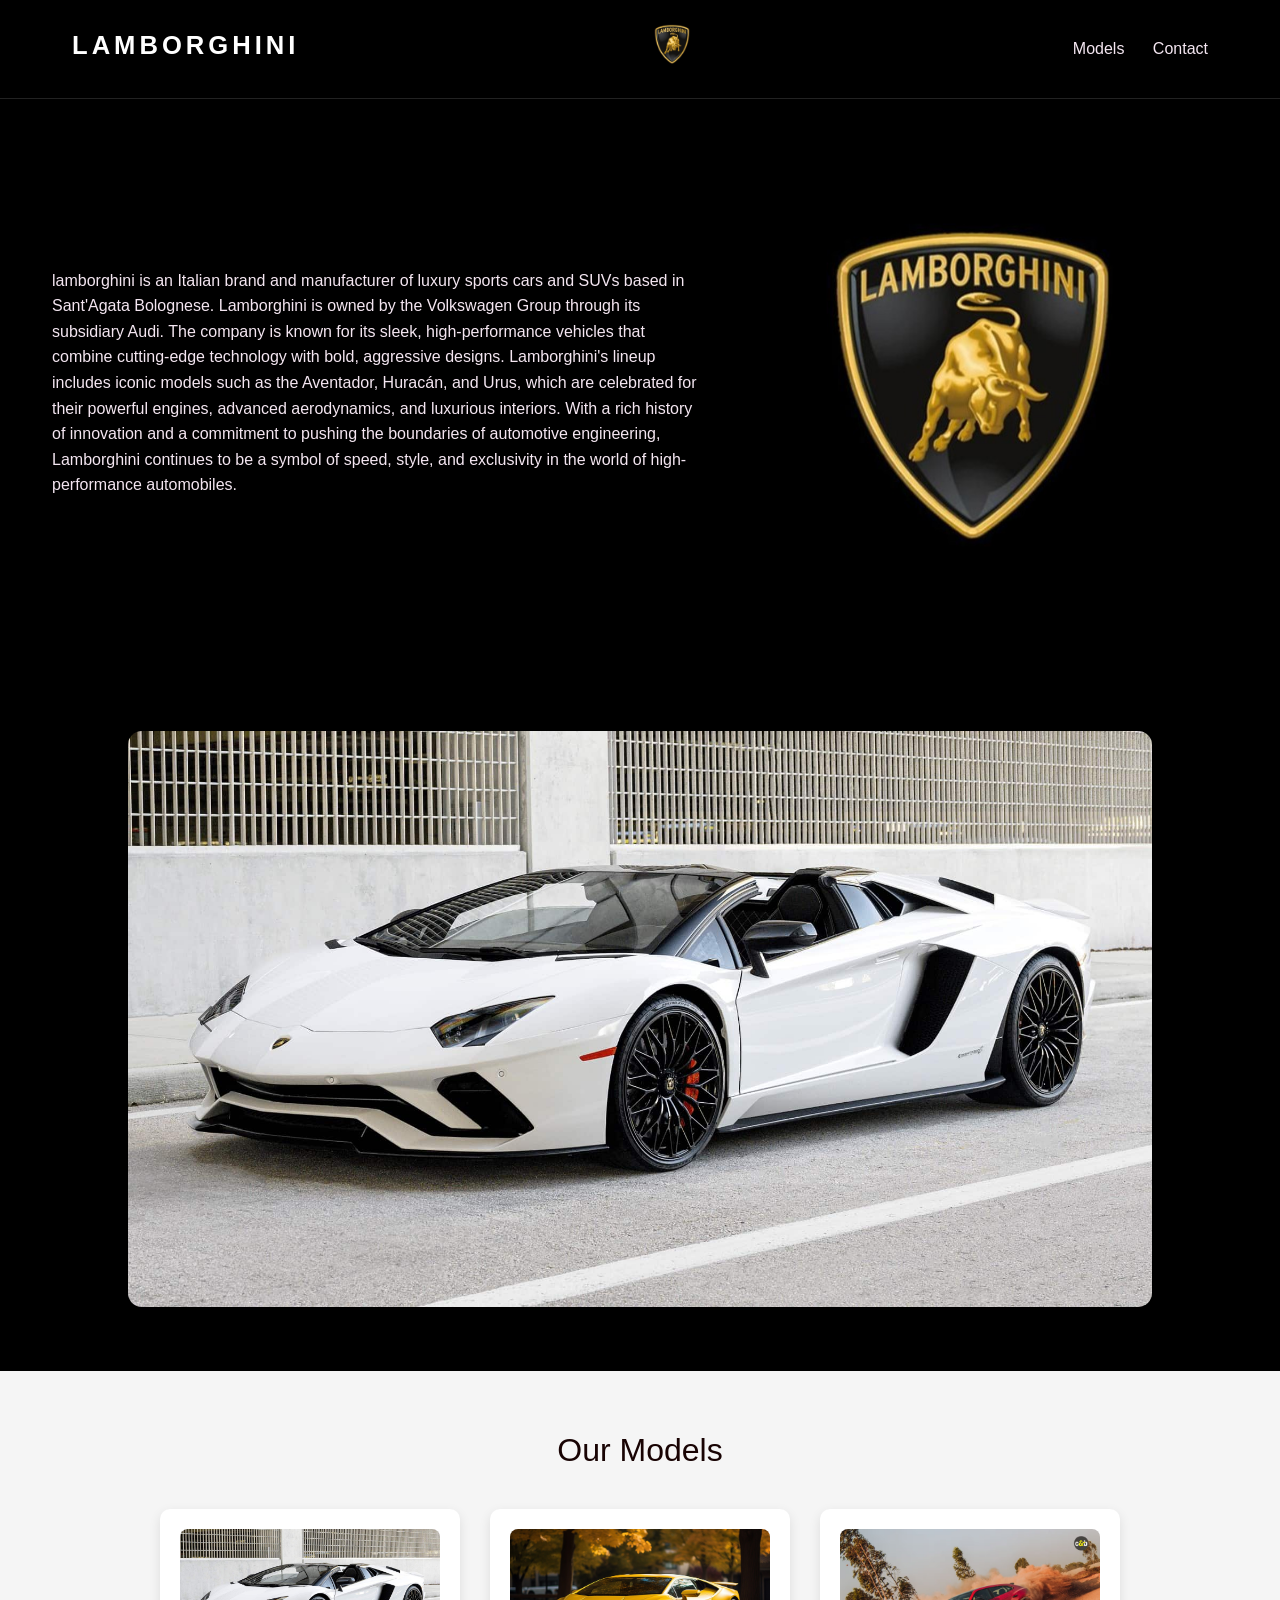
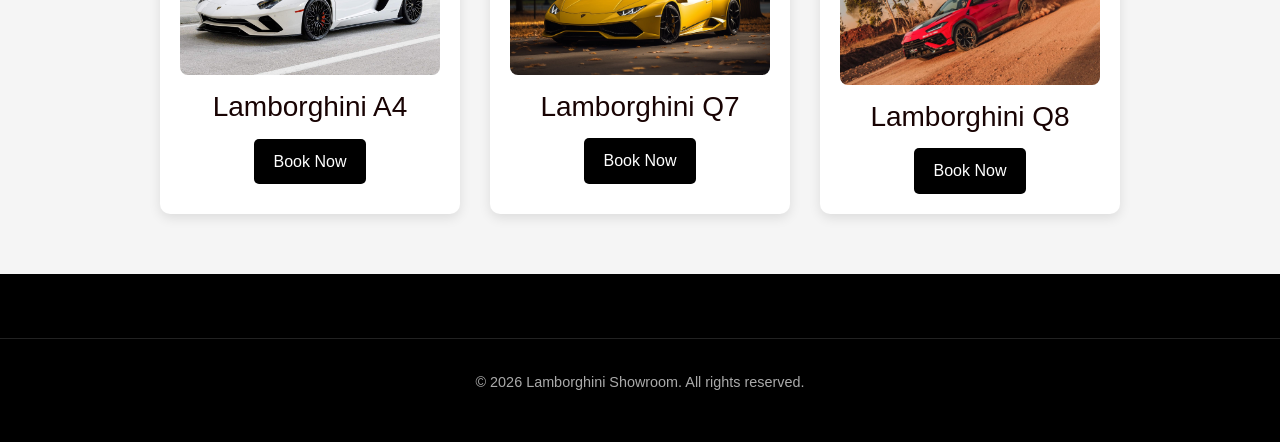
<file: lambo.html>
<!DOCTYPE html>
<html lang="en">
<head>
<link href="https://cdn.jsdelivr.net/npm/bootstrap@5.3.8/dist/css/bootstrap.min.css" rel="stylesheet" integrity="sha384-sRIl4kxILFvY47J16cr9ZwB07vP4J8+LH7qKQnuqkuIAvNWLzeN8tE5YBujZqJLB" crossorigin="anonymous">

<meta charset="UTF-8">
<meta name="viewport" content="width=device-width, initial-scale=1.0">
<title>Lamborghini Showroom</title>

<link href="https://cdn.jsdelivr.net/npm/bootstrap@5.3.3/dist/css/bootstrap.min.css" rel="stylesheet">

<style>

img{
width:60px;
height:auto;
}

*{
margin:0;
padding:0;
box-sizing:border-box;
}

body{
font-family:"Segoe UI",Arial,sans-serif;
background-color:#000;
color:#180303;
line-height:1.6;
}

header{
background:rgba(0,0,0,0.95);
position:sticky;
top:0;
z-index:1000;
border-bottom:1px solid #222;
}

nav{
max-width:1200px;
margin:auto;
padding:1rem 2rem;
display:flex;
justify-content:space-between;
align-items:center;
}

nav h1{
letter-spacing:4px;
font-size:1.6rem;
font-weight:600;
color:white;
}

nav a{
color:#f4e6f1;
text-decoration:none;
margin-left:1.5rem;
position:relative;
}

nav a::after{
content:"";
position:absolute;
width:0;
height:2px;
background:#dc0000;
left:0;
bottom:-5px;
transition:0.3s;
}

nav a:hover::after{
width:100%;
}

.hero{
padding:4rem 0;
}

.carousel-inner img{
border-radius:14px;
width:85%;
margin:auto;
}

.carousel-control-prev-icon,
.carousel-control-next-icon{
filter:invert(1);
}

.models{
padding:60px 40px;
background:#f5f5f5;
text-align:center;
}

.models h2{
margin-bottom:40px;
font-size:32px;
}

.model-flex{
display:flex;
justify-content:center;
gap:30px;
flex-wrap:wrap;
}

.model-card{
background:white;
width:300px;
padding:20px;
border-radius:10px;
box-shadow:0 4px 12px rgba(0,0,0,0.1);
transition:transform 0.3s ease;
}

.model-card:hover{
transform:translateY(-8px);
}

.model-card img{
width:100%;
border-radius:8px;
}

.model-card h3{
margin:15px 0;
}

.model-card button{
padding:10px 20px;
background:#000;
color:white;
border:none;
cursor:pointer;
border-radius:5px;
}

.model-card button:hover{
background:#333;
}

footer{
background:#000;
border-top:1px solid #222;
color:#aaa;
text-align:center;
padding:2rem 1rem;
font-size:0.9rem;
margin-top:4rem;
}

.hero{
width:80%;
margin:auto;
height:auto;
}

.brand-logo{
width:50px;
height:auto;
margin:0 auto 10px;
display:block;
}

.booking-form{
position:fixed;
top:50%;
left:50%;
transform:translate(-50%,-50%);
background:white;
color:black;
padding:25px;
border-radius:10px;
width:300px;
display:none;
z-index:2000;
}
.info{
padding:20px;
color:#f4e6f1;
width:60%;
margin: 0px;
text-align: right auto ;

}
.logo{
width: 400px;
height: auto;
text-align: right;
margin: 60px;
}
.ta{
width: 95%;
margin: auto;
background-color: #000;
color: #f4e6f1;
}

</style>
</head>

<body>

<header>
<nav>

<h1>LAMBORGHINI</h1>
<img src="l.jpg" alt="Lamborgini Logo" class="brand-logo">

<div>
<a href="#models">Models</a>
<a href="#contact">Contact</a>
</div>

</nav>
</header>

<table class="ta">
    <tr>
        <td class="info">
           lamborghini is an Italian brand and manufacturer of luxury sports cars and SUVs based in Sant'Agata Bolognese. Lamborghini is owned by the Volkswagen Group through its subsidiary Audi. The company is known for its sleek, high-performance vehicles that combine cutting-edge technology with bold, aggressive designs. Lamborghini's lineup includes iconic models such as the Aventador, Huracán, and Urus, which are celebrated for their powerful engines, advanced aerodynamics, and luxurious interiors. With a rich history of innovation and a commitment to pushing the boundaries of automotive engineering, Lamborghini continues to be a symbol of speed, style, and exclusivity in the world of high-performance automobiles.
        </td>
        <td class="logo">
            <img src="l.jpg" alt="Lamborghini Logo" class="logo">
        </td>
    </tr>
</table>

<section class="hero">

<div id="carouselExampleInterval" class="carousel slide" data-bs-ride="carousel">

<div class="carousel-inner">

<div class="carousel-item active" data-bs-interval="200">
<img src="l1.jpg" class="d-block w-100">
</div>

<div class="carousel-item" data-bs-interval="200">
<img src="l2.jpg" class="d-block w-100">
</div>

<div class="carousel-item" data-bs-interval="200">
<img src="l3.avif" class="d-block w-100">
</div>
<div class="carousel-item active" data-bs-interval="200">
<img src="l4.avif" class="d-block w-100">
</div>

</div>

<button class="carousel-control-prev" type="button" data-bs-target="#carouselExampleInterval" data-bs-slide="prev">
<span class="carousel-control-prev-icon"></span>
</button>

<button class="carousel-control-next" type="button" data-bs-target="#carouselExampleInterval" data-bs-slide="next">
<span class="carousel-control-next-icon"></span>
</button>
</div>
</section>
<section class="models" id="models">

<h2>Our Models</h2>

<div class="model-flex">

<div class="model-card">
<img src="l1.jpg">
<h3>Lamborghini A4</h3>
<button onclick="openForm()">Book Now</button>
</div>

<div class="model-card">
<img src="l2.jpg">
<h3>Lamborghini Q7</h3>
<button onclick="openForm()">Book Now</button>
</div>

<div class="model-card">
<img src="l3.avif">
<h3>Lamborghini Q8</h3>
<button onclick="openForm()">Book Now</button>
</div>

</div>

</section>

<div class="booking-form" id="formBox">

<h4>Book Your Lamborghini</h4>

<form onsubmit="return validateForm()">

<div class="mb-2">
<input type="text" id="name" class="form-control" placeholder="Enter Name">
</div>

<div class="mb-2">
<input type="text" id="email" class="form-control" placeholder="Enter Email">
</div>

<div class="mb-2">
<input type="text" id="phone" class="form-control" placeholder="Enter Phone">
</div>

<button class="btn btn-dark w-100" type="submit">Submit</button>

<br><br>

<button type="button" class="btn btn-secondary w-100" onclick="closeForm()">Close</button>

</form>

</div>

<footer id="contact">
<p>&copy; 2026 Lamborghini Showroom. All rights reserved.</p>
</footer>

<script src="https://cdn.jsdelivr.net/npm/bootstrap@5.3.8/dist/js/bootstrap.bundle.min.js" integrity="sha384-FKyoEForCGlyvwx9Hj09JcYn3nv7wiPVlz7YYwJrWVcXK/BmnVDxM+D2scQbITxI" crossorigin="anonymous"></script>

<script>

function openForm(){
document.getElementById("formBox").style.display="block";
}

function closeForm(){
document.getElementById("formBox").style.display="none";
}

function validateForm(){

var name=document.getElementById("name").value;
var email=document.getElementById("email").value;
var phone=document.getElementById("phone").value;

if(name==""){
alert("Enter your name");
return false;
}

if(email==""){
alert("Enter your email");
return false;
}

if(phone==""){
alert("Enter phone number");
return false;
}

if(phone.length!=10){
alert("Phone number must be 10 digits");
return false;
}

alert("Booking Successful");
closeForm();
return false;

}

</script>

</body>
</html>
</file>
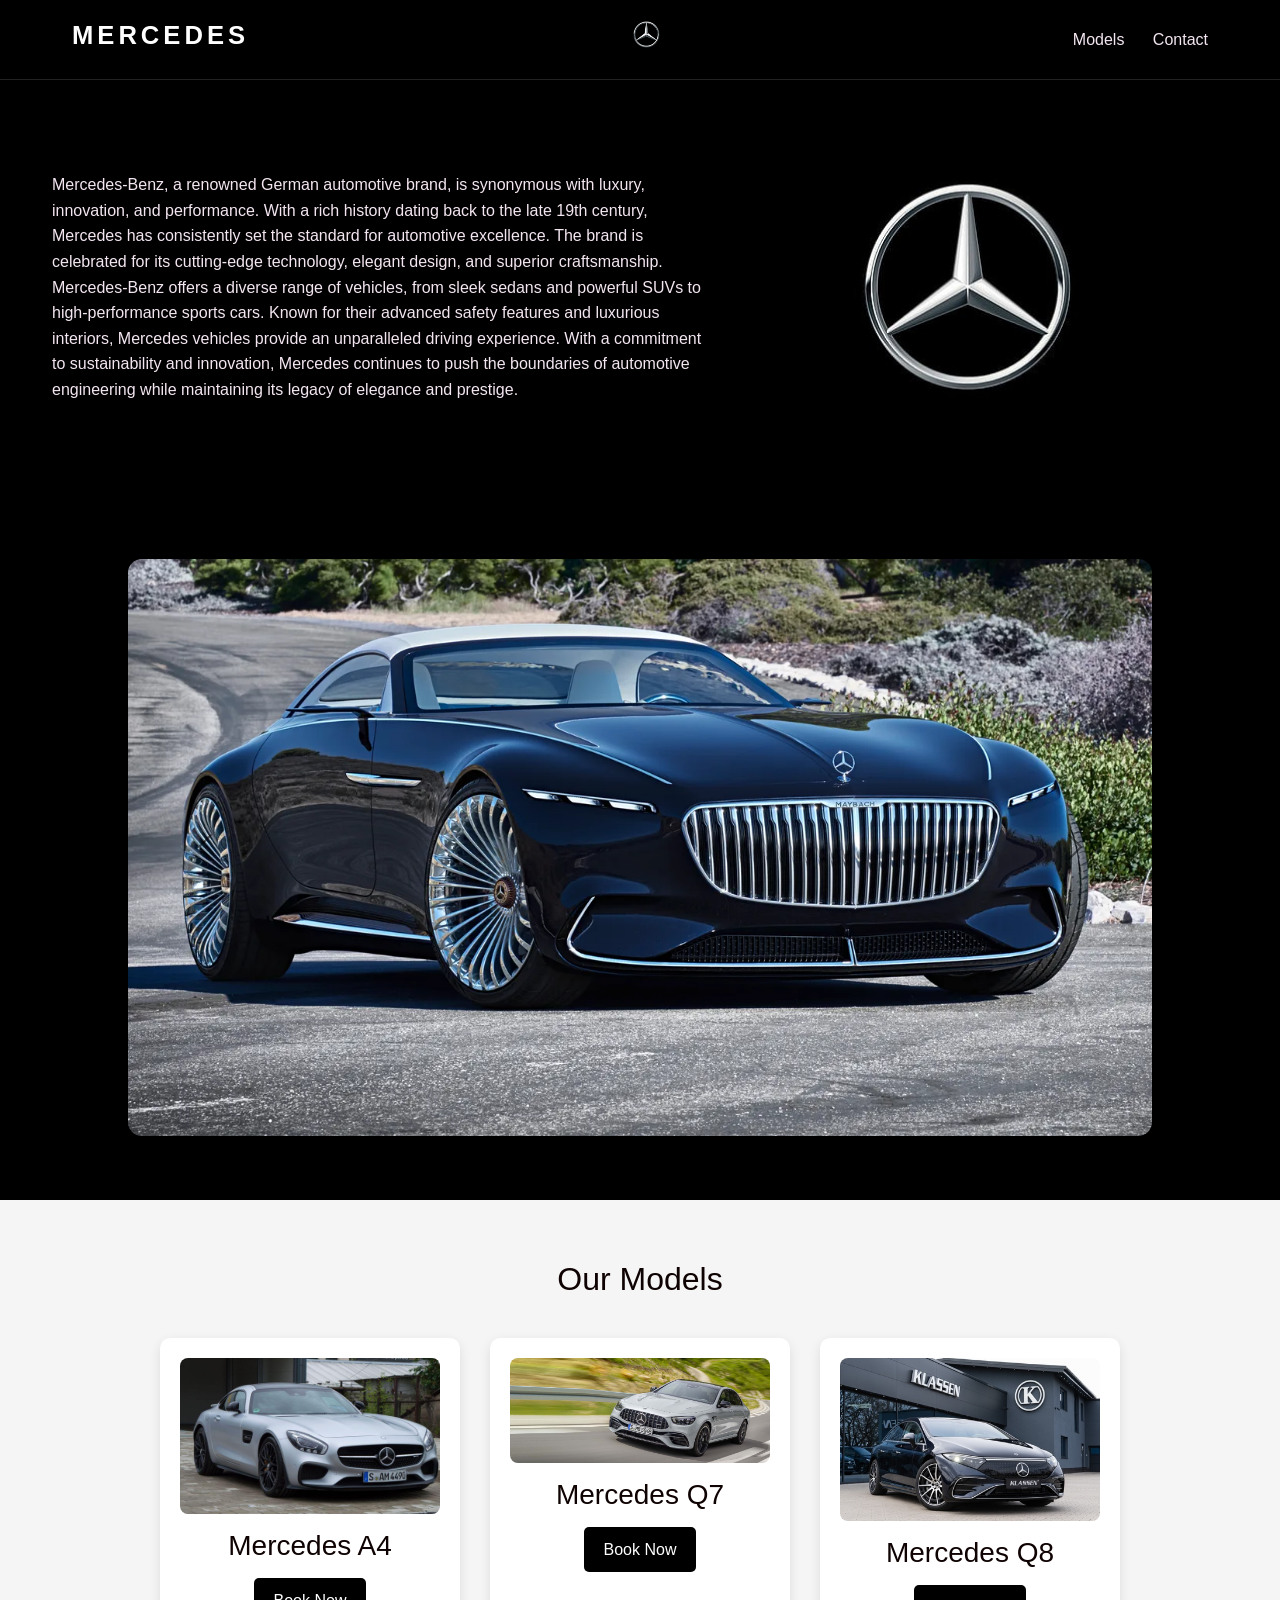
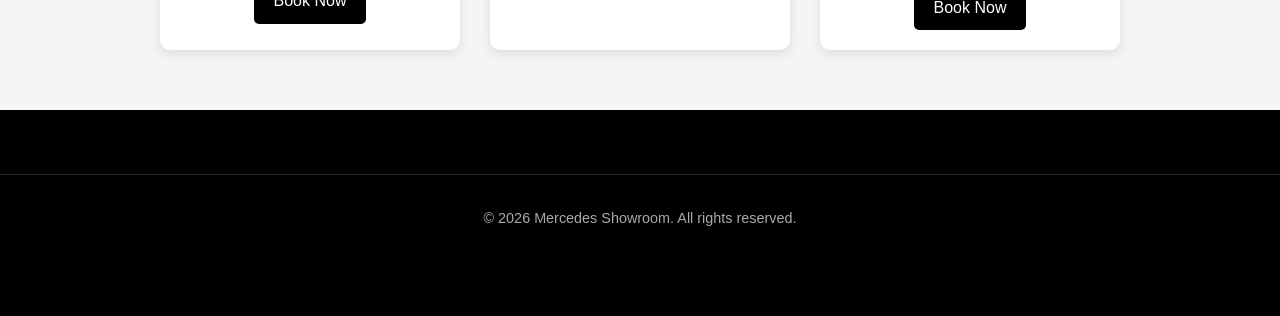
<file: mercedes.html>
<!DOCTYPE html>
<html lang="en">
<head>
<link href="https://cdn.jsdelivr.net/npm/bootstrap@5.3.8/dist/css/bootstrap.min.css" rel="stylesheet">
<meta charset="UTF-8">
<meta name="viewport" content="width=device-width, initial-scale=1.0">
<title>Mercedes Showroom</title>
<link href="https://cdn.jsdelivr.net/npm/bootstrap@5.3.3/dist/css/bootstrap.min.css" rel="stylesheet">
<style>
img{
width:60px;
height:auto;
}
*{
margin:0;
padding:0;
box-sizing:border-box;
}
body{
font-family:"Segoe UI",Arial,sans-serif;
background-color:#000;
color:#0f0202;
line-height:1.6;
}
header{
background:rgba(0,0,0,0.95);
position:sticky;
top:0;
z-index:1000;
border-bottom:1px solid #222;
}
nav{
max-width:1200px;
margin:auto;
padding:1rem 2rem;
display:flex;
justify-content:space-between;
align-items:center;
}
nav h1{
letter-spacing:4px;
font-size:1.6rem;
font-weight:600;
color:white;
}
nav a{
color:#f4e6f1;
text-decoration:none;
margin-left:1.5rem;
position:relative;
}
nav a::after{
content:"";
position:absolute;
width:0;
height:2px;
background:#dc0000;
left:0;
bottom:-5px;
transition:0.3s;
}
nav a:hover::after{
width:100%;
}
.hero{
padding:4rem 0;
}
.carousel-inner img{
border-radius:14px;
width:85%;
margin:auto;
}
.carousel-control-prev-icon,
.carousel-control-next-icon{
filter:invert(1);
}
.models{
padding:60px 40px;
background:#f5f5f5;
text-align:center;
}
.models h2{
margin-bottom:40px;
font-size:32px;
}
.model-flex{
display:flex;
justify-content:center;
gap:30px;
flex-wrap:wrap;
}
.model-card{
background:white;
width:300px;
padding:20px;
border-radius:10px;
box-shadow:0 4px 12px rgba(0,0,0,0.1);
transition:transform 0.3s ease;
}
.model-card:hover{
transform:translateY(-8px);
}
.model-card img{
width:100%;
border-radius:8px;
}
.model-card h3{
margin:15px 0;
}
.model-card button{
padding:10px 20px;
background:#000;
color:white;
border:none;
cursor:pointer;
border-radius:5px;
}
.model-card button:hover{
background:#333;
}
footer{
background:#000;
border-top:1px solid #222;
color:#aaa;
text-align:center;
padding:2rem 1rem;
font-size:0.9rem;
margin-top:4rem;
}
.hero{
width:80%;
margin:auto;
height:auto;
}
.brand-logo{
width:50px;
height:auto;
margin:0 auto 10px;
display:block;
}
.booking-form{
position:fixed;
top:50%;
left:50%;
transform:translate(-50%,-50%);
background:white;
color:black;
padding:25px;
border-radius:10px;
width:300px;
display:none;
z-index:2000;
}
.info{
padding:20px;
color:#f4e6f1;
width:60%;
margin: 0px;
text-align: right auto ;

}
.logo{
width: 400px;
height: auto;
text-align: right;
margin: 60px;
}
.ta{
width: 95%;
margin: auto;
background-color: #000;
color: #f4e6f1;
}
</style>
</head>
<body>
<header>
<nav>
<h1>MERCEDES</h1>
<img src="benz.jpg" alt="Mercedes-Benz Logo" class="brand-logo">
<div>
<a href="#models">Models</a>
<a href="#contact">Contact</a>
</div>
</nav>
</header>
<table class="ta">
    <tr>
        <td class="info">
Mercedes-Benz, a renowned German automotive brand, is synonymous with luxury, innovation, and performance. With a rich history dating back to the late 19th century, Mercedes has consistently set the standard for automotive excellence. The brand is celebrated for its cutting-edge technology, elegant design, and superior craftsmanship. Mercedes-Benz offers a diverse range of vehicles, from sleek sedans and powerful SUVs to high-performance sports cars. Known for their advanced safety features and luxurious interiors, Mercedes vehicles provide an unparalleled driving experience. With a commitment to sustainability and innovation, Mercedes continues to push the boundaries of automotive engineering while maintaining its legacy of elegance and prestige.
        </td>
        <td class="logo">
            <img src="benz.jpg" alt="Mercedes-Benz Logo" class="logo">
        </td>
    </tr>
</table>
<section class="hero">
<div id="carouselExampleInterval" class="carousel slide" data-bs-ride="carousel">
<div class="carousel-inner">
<div class="carousel-item active" data-bs-interval="300">
<img src="b1.avif" class="d-block w-100">
</div>
<div class="carousel-item" data-bs-interval="300">
<img src="b2.avif" class="d-block w-100">
</div>
<div class="carousel-item" data-bs-interval="300">
<img src="b3.jpg" class="d-block w-100">
</div>
<div class="carousel-item" data-bs-interval="300">
<img src="b4.jpg" class="d-block w-100">
</div>
<div class="carousel-item" data-bs-interval="300">
<img src="b5.jpg" class="d-block w-100">
</div>
<div class="carousel-item" data-bs-interval="300">
<img src="b6.webp" class="d-block w-100">
</div>
</div>
<button class="carousel-control-prev" type="button" data-bs-target="#carouselExampleInterval" data-bs-slide="prev">
<span class="carousel-control-prev-icon"></span>
</button>
<button class="carousel-control-next" type="button" data-bs-target="#carouselExampleInterval" data-bs-slide="next">
<span class="carousel-control-next-icon"></span>
</button>
</div>
</section>
<section class="models" id="models">
<h2>Our Models</h2>
<div class="model-flex">
<div class="model-card">
<img src="b5.jpg">
<h3>Mercedes A4</h3>
<button onclick="openForm()">Book Now</button>
</div>
<div class="model-card">
<img src="benz6.jpg">
<h3>Mercedes Q7</h3>
<button onclick="openForm()">Book Now</button>
</div>
<div class="model-card">
<img src="benz5.jpg">
<h3>Mercedes Q8</h3>
<button onclick="openForm()">Book Now</button>
</div>
</div>
</section>
<div class="booking-form" id="formBox">
<h4>Book Your Mercedes</h4>
<form onsubmit="return validateForm()">
<div class="mb-2">
<input type="text" id="name" class="form-control" placeholder="Enter Name">
</div>
<div class="mb-2">
<input type="text" id="email" class="form-control" placeholder="Enter Email">
</div>
<div class="mb-2">
<input type="text" id="phone" class="form-control" placeholder="Enter Phone">
</div>
<button class="btn btn-dark w-100" type="submit">Submit</button>
<br><br>
<button type="button" class="btn btn-secondary w-100" onclick="closeForm()">Close</button>
</form>
</div>
<footer id="contact">
<p>&copy; 2026 Mercedes Showroom. All rights reserved.</p>
</footer>
<script src="https://cdn.jsdelivr.net/npm/bootstrap@5.3.8/dist/js/bootstrap.bundle.min.js"></script>
<script>
function openForm()
{
document.getElementById("formBox").style.display="block";
}
function closeForm()
{
document.getElementById("formBox").style.display="none";
}
function validateForm()
{
var name=document.getElementById("name").value;
var email=document.getElementById("email").value;
var phone=document.getElementById("phone").value;
if(name=="")
{
alert("Enter your name");
return false;
}
if(email=="")
{
alert("Enter your email");
return false;
}
if(phone=="")
{
alert("Enter phone number");
return false;
}
if(phone.length!=10)
{
alert("Phone number must be 10 digits");
return false;
}
alert("Booking Successful");
closeForm();
return false;
}
</script>
</body>
</html>
</file>
<file: stylee.css>
body {
    margin: 0;
    background-color: black;
    font-family:'Courier New', Courier, monospace;
}

h1 {
    color: white;
    font-optical-sizing: auto;
    font-style: normal;
    text-align: center;
    text-shadow: 1px 1px 1px white;
    padding: 10px;
    text-decoration: none;
    font-weight: 10;
}


.bv{
    display: block;
    margin-left: auto;
    margin-right: auto;
    width: 90%;
}
nav{
   text-align: center;
   padding: 15px;
   border-radius: 10px;
   color: white;
}
.ho{
    color: white;
    text-shadow: 2px 2px 4px white;
    text-align: center;
    padding: 10px;
    text-decoration: none;
    border-radius: 5px;
}
.ho:hover{
    background-color: rgba(255, 255, 255, 0.683);
    color: black;
    text-shadow: none;
}
.flex-container {
    display: flex;
    justify-content: center;
    align-items: center;
    height: 100vh;
}
.car-card{
    background-color: white;
    border-radius: 10px;
    padding: 20px;
    margin: 10px;
    width: 300px;
    box-shadow: 0 4px 8px rgba(0, 0, 0, 0.2);
    text-align: center;
    color:aliceblue;
    border: 2px solid white;
}
.car-table-section {
    padding: 50px 20px;
    background-color: black;
}


.section-title {
    text-align: center;
    font-size: 32px;
    margin-bottom: 30px;
    color: white;
    text-shadow: 2px 2px 6px rgba(255,255,255,0.4);
}


.car-table {
    width: 90%;
    margin: auto;
    border-collapse: collapse;
    background-color: #111;
    color: white;
    border-radius: 15px;
    overflow: hidden;
}


.car-table thead {
    background-color: #222;
}

.car-table th,
.car-table td {
    padding: 15px;
    text-align: center;
}


.car-table tbody tr {
    border-bottom: 1px solid #333;
}

.badge {
    padding: 6px 12px;
    border-radius: 20px;
    font-size: 12px;
    font-weight: bold;
}

.new {
    background-color: green;
    color: white;
}

.sale {
    background-color: crimson;
    color: white;
}

.luxury 
{
    background-color: gold;
    color: black;
}
p{
    color: white;
    font-size: 18px;
    text-align: center;
    margin: 20px auto;
    width: 80%;
}
h2{
    color: white;
    text-align: center;
  
}
table{
    margin: auto;
    border-collapse: collapse;
    border: rgb(243, 230, 230) solid 4px;
    width: 80%;
}
th, td{
    border: 1px solid rgba(255, 255, 255, 0.429);
    padding: 10px;
    text-align: center;
    color: white;
}
.home-section {
    background-color: rgba(27, 26, 26, 0.61);
    padding: 60px;
    text-align: center;
    width: 80%;
    margin: auto;
    border-radius: 50px;
}
.home-section:hover{
    background-color: rgba(128, 126, 126, 0.9);
}
.about-section {
    background-color: rgba(27, 26, 26, 0.61);
    padding: 60px;
    text-align: center;
    width: 80%;
    margin: 8px auto;
    border-radius: 50px;
}
.about-section:hover{
    background-color: rgba(128, 126, 126, 0.9);
}
.brand-grid {
    display: grid;
    grid-template-columns: repeat(auto-fit, minmax(220px, 1fr));
    gap: 25px;
    max-width: 1000px;
    margin: auto;
}

.brand-box {
    background-color: #111;
    color: white;
    padding: 30px 20px;
    border-radius: 15px;
    text-align: center;
    box-shadow: 0 10px 25px rgba(0,0,0,0.7);
}

.brand-box:hover {
    box-shadow: 4px 4px 8px rgba(255, 253, 253, 0.489);
}

.brand-box h3 {
    font-size: 22px;
    margin-bottom: 10px;
  font-weight: 10;
}

.brand-btn {
    display: inline-block;
    margin-top: 15px;
    padding: 8px 18px;
    background-color: white;
    color: black;
    text-decoration: none;
    border-radius: 20px;
    font-weight: bold;

}
.brand-btn:hover {
    background-color: rgb(94, 236, 236);
    color: black;
}
.brand-logo {
    width: 50px;      
    height: auto;
    margin: 0 auto 10px;
    display: block;
}
</file>
